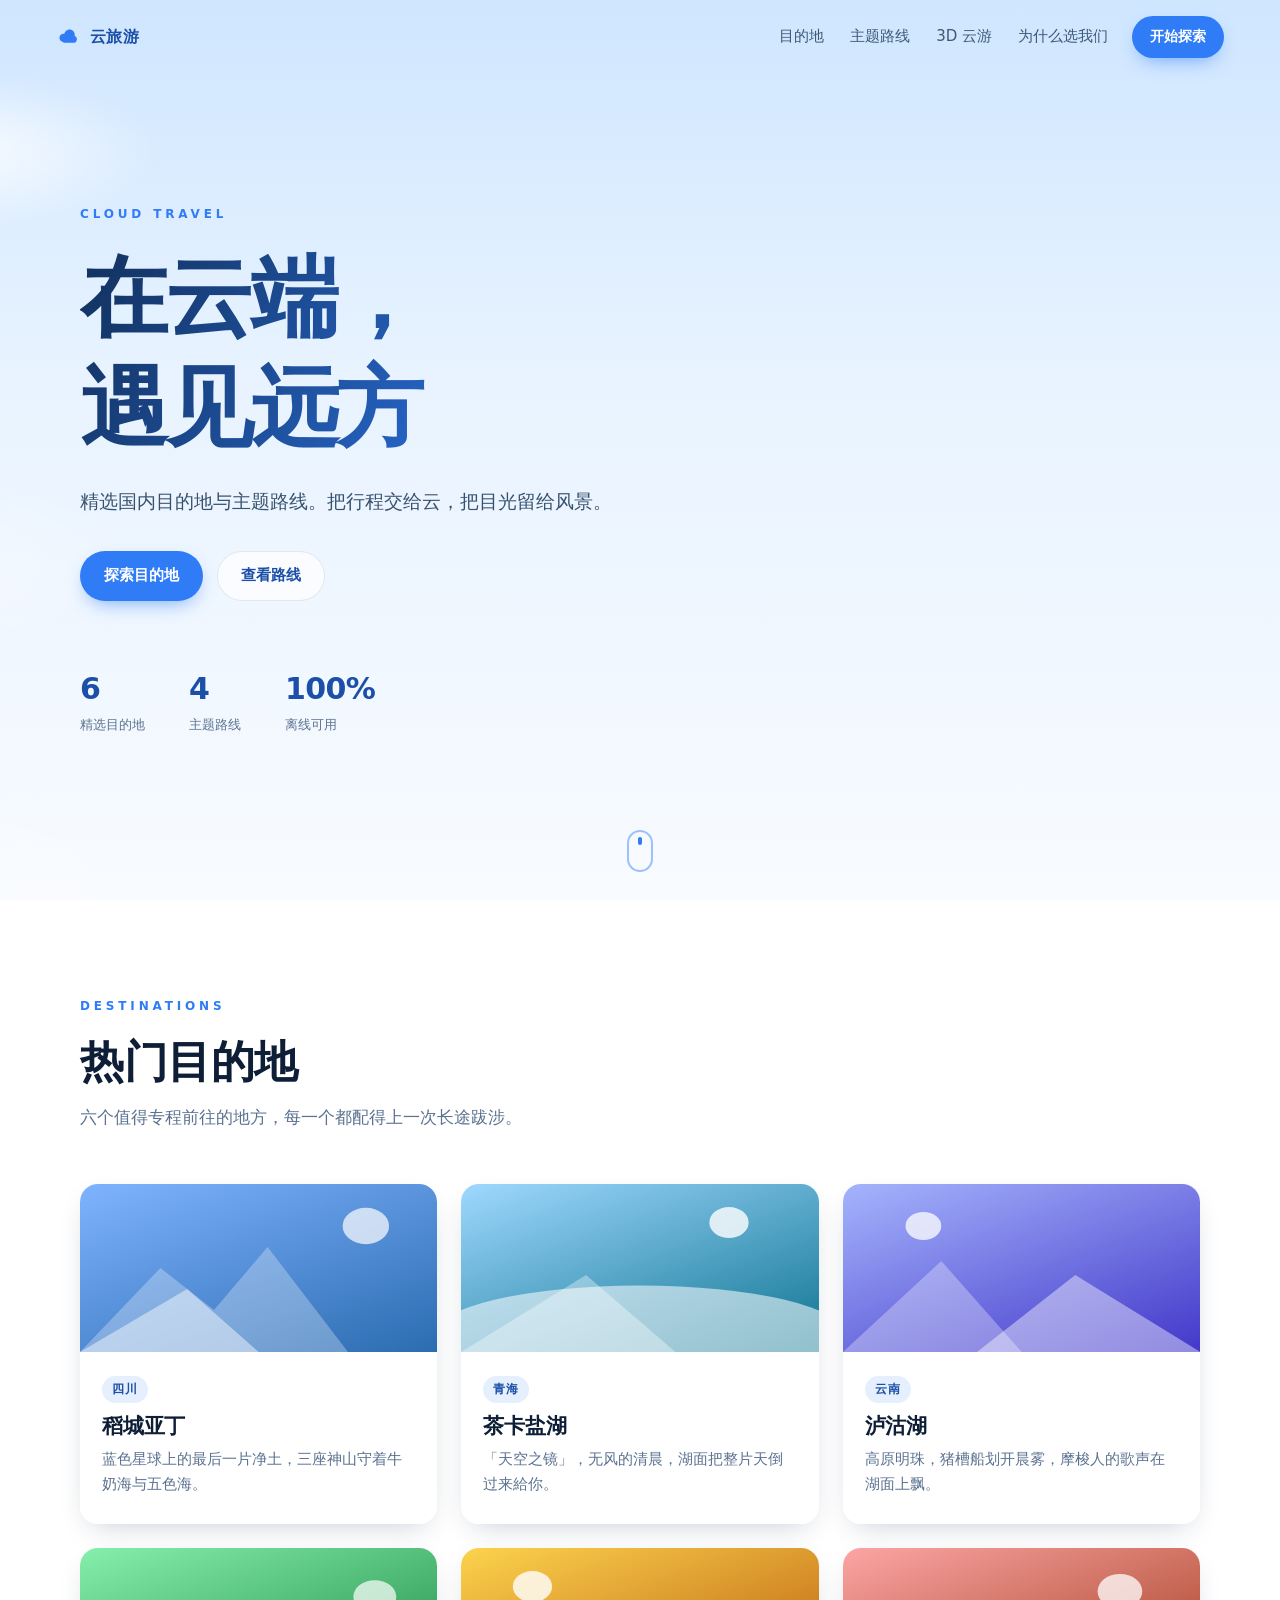
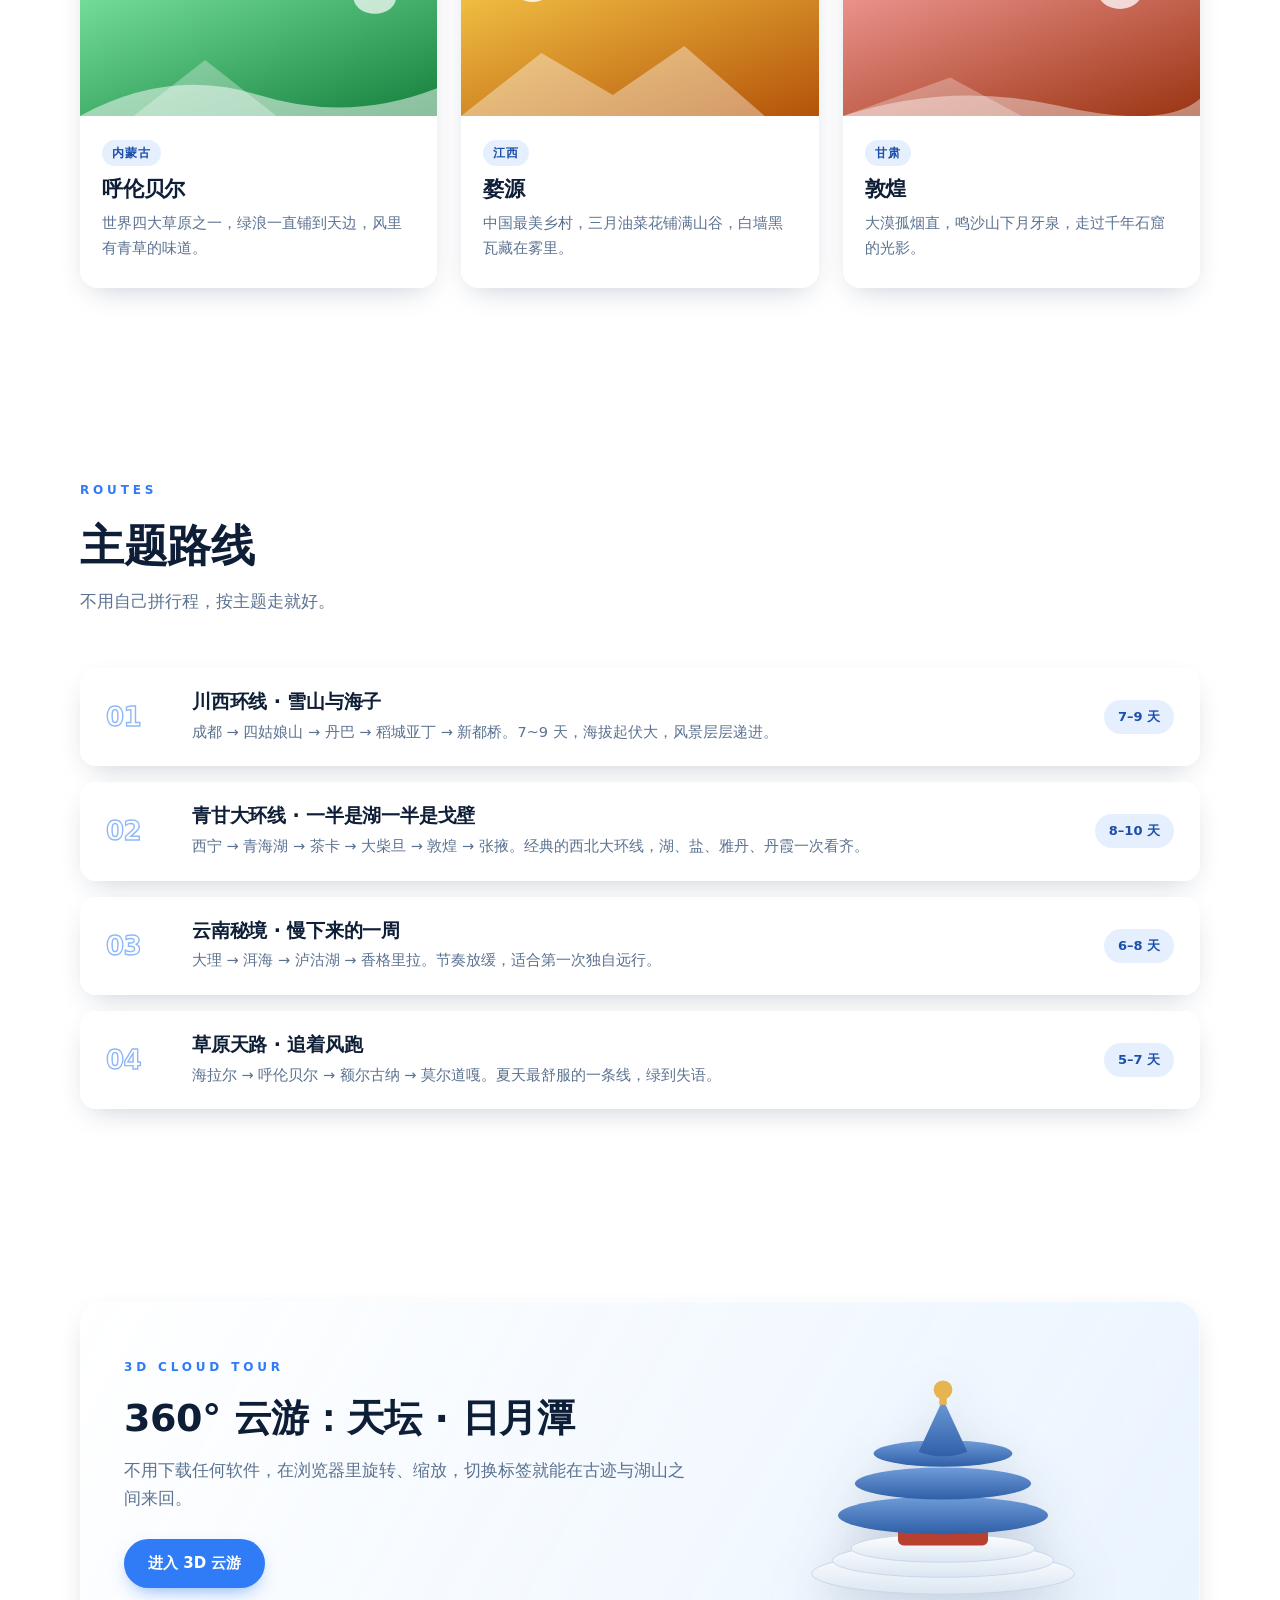
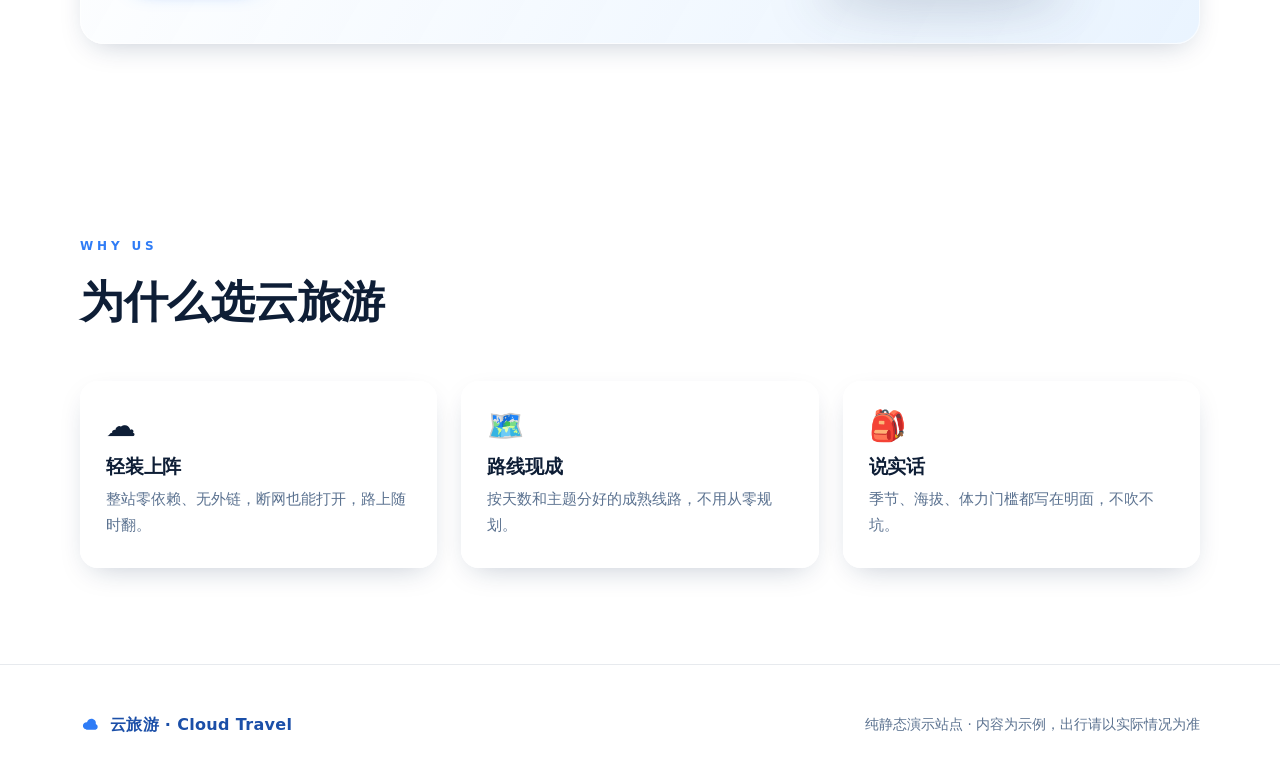
<file: index.html>
<!DOCTYPE html>
<html lang="zh-CN">
<head>
<meta charset="utf-8" />
<meta name="viewport" content="width=device-width, initial-scale=1" />
<title>云旅游 · 在云端遇见远方</title>
<meta name="description" content="云旅游 —— 精选国内目的地与主题路线，在云端遇见远方。" />
<link rel="icon" href="data:image/svg+xml,%3Csvg xmlns='http://www.w3.org/2000/svg' viewBox='0 0 32 32'%3E%3Cpath d='M9 22a5 5 0 1 1 1.2-9.9A6.5 6.5 0 0 1 23 14.5 4.5 4.5 0 0 1 22.5 23H9z' fill='%236cb6ff'/%3E%3C/svg%3E" />
<link rel="stylesheet" href="css/style.css" />
</head>
<body>

<!-- ===== 云层背景 ===== -->
<div class="sky" aria-hidden="true">
  <span class="cloud c1"></span>
  <span class="cloud c2"></span>
  <span class="cloud c3"></span>
  <span class="cloud c4"></span>
  <span class="cloud c5"></span>
</div>

<!-- ===== 导航 ===== -->
<header class="nav" id="nav">
  <a class="brand" href="#top">
    <svg viewBox="0 0 32 32" width="26" height="26" aria-hidden="true">
      <path d="M9 22a5 5 0 1 1 1.2-9.9A6.5 6.5 0 0 1 23 14.5 4.5 4.5 0 0 1 22.5 23H9z" fill="currentColor"/>
    </svg>
    <span>云旅游</span>
  </a>
  <nav class="links">
    <a href="#destinations">目的地</a>
    <a href="#routes">主题路线</a>
    <a href="3d.html">3D 云游</a>
    <a href="#why">为什么选我们</a>
  </nav>
  <a class="btn btn-sm" href="#destinations">开始探索</a>
</header>

<!-- ===== Hero ===== -->
<section class="hero" id="top">
  <div class="hero-inner">
    <p class="eyebrow">CLOUD TRAVEL</p>
    <h1>在云端，<br />遇见远方</h1>
    <p class="lead">精选国内目的地与主题路线。把行程交给云，把目光留给风景。</p>
    <div class="hero-cta">
      <a class="btn" href="#destinations">探索目的地</a>
      <a class="btn btn-ghost" href="#routes">查看路线</a>
    </div>
    <div class="stats">
      <div><strong>6</strong><span>精选目的地</span></div>
      <div><strong>4</strong><span>主题路线</span></div>
      <div><strong>100%</strong><span>离线可用</span></div>
    </div>
  </div>
  <a class="scroll-hint" href="#destinations" aria-label="向下滚动">
    <span></span>
  </a>
</section>

<!-- ===== 目的地 ===== -->
<section class="section" id="destinations">
  <div class="wrap">
    <div class="sec-head reveal">
      <p class="eyebrow">DESTINATIONS</p>
      <h2>热门目的地</h2>
      <p class="sub">六个值得专程前往的地方，每一个都配得上一次长途跋涉。</p>
    </div>

    <div class="grid grid-3">
      <article class="card reveal" style="--a:#7fb3ff;--b:#2b6cb0">
        <div class="thumb"><svg viewBox="0 0 400 240" preserveAspectRatio="none" aria-hidden="true">
          <path d="M0 240 L90 120 L150 180 L210 90 L300 240Z" fill="rgba(255,255,255,.28)"/>
          <path d="M0 240 L120 150 L200 240Z" fill="rgba(255,255,255,.45)"/>
          <circle cx="320" cy="60" r="26" fill="rgba(255,255,255,.7)"/>
        </svg></div>
        <div class="card-body">
          <span class="tag">四川</span>
          <h3>稻城亚丁</h3>
          <p>蓝色星球上的最后一片净土，三座神山守着牛奶海与五色海。</p>
        </div>
      </article>

      <article class="card reveal" style="--a:#9fd8ff;--b:#0e7490">
        <div class="thumb"><svg viewBox="0 0 400 240" preserveAspectRatio="none" aria-hidden="true">
          <ellipse cx="200" cy="215" rx="230" ry="70" fill="rgba(255,255,255,.55)"/>
          <path d="M0 240 L140 130 L240 240Z" fill="rgba(255,255,255,.35)"/>
          <circle cx="300" cy="55" r="22" fill="rgba(255,255,255,.8)"/>
        </svg></div>
        <div class="card-body">
          <span class="tag">青海</span>
          <h3>茶卡盐湖</h3>
          <p>「天空之镜」，无风的清晨，湖面把整片天倒过来給你。</p>
        </div>
      </article>

      <article class="card reveal" style="--a:#a5b4fc;--b:#4338ca">
        <div class="thumb"><svg viewBox="0 0 400 240" preserveAspectRatio="none" aria-hidden="true">
          <path d="M0 240 L110 110 L200 240Z" fill="rgba(255,255,255,.3)"/>
          <path d="M150 240 L260 130 L400 240Z" fill="rgba(255,255,255,.42)"/>
          <circle cx="90" cy="60" r="20" fill="rgba(255,255,255,.75)"/>
        </svg></div>
        <div class="card-body">
          <span class="tag">云南</span>
          <h3>泸沽湖</h3>
          <p>高原明珠，猪槽船划开晨雾，摩梭人的歌声在湖面上飘。</p>
        </div>
      </article>

      <article class="card reveal" style="--a:#86efac;--b:#15803d">
        <div class="thumb"><svg viewBox="0 0 400 240" preserveAspectRatio="none" aria-hidden="true">
          <path d="M0 240 Q100 170 200 210 T400 200 L400 240Z" fill="rgba(255,255,255,.5)"/>
          <path d="M60 240 L140 160 L220 240Z" fill="rgba(255,255,255,.3)"/>
          <circle cx="330" cy="70" r="24" fill="rgba(255,255,255,.7)"/>
        </svg></div>
        <div class="card-body">
          <span class="tag">内蒙古</span>
          <h3>呼伦贝尔</h3>
          <p>世界四大草原之一，绿浪一直铺到天边，风里有青草的味道。</p>
        </div>
      </article>

      <article class="card reveal" style="--a:#fcd34d;--b:#b45309">
        <div class="thumb"><svg viewBox="0 0 400 240" preserveAspectRatio="none" aria-hidden="true">
          <path d="M0 240 L90 150 L170 210 L250 140 L340 240Z" fill="rgba(255,255,255,.38)"/>
          <circle cx="80" cy="55" r="22" fill="rgba(255,255,255,.8)"/>
        </svg></div>
        <div class="card-body">
          <span class="tag">江西</span>
          <h3>婺源</h3>
          <p>中国最美乡村，三月油菜花铺满山谷，白墙黑瓦藏在雾里。</p>
        </div>
      </article>

      <article class="card reveal" style="--a:#fca5a5;--b:#9a3412">
        <div class="thumb"><svg viewBox="0 0 400 240" preserveAspectRatio="none" aria-hidden="true">
          <path d="M0 240 Q120 190 240 225 T400 215 L400 240Z" fill="rgba(255,255,255,.4)"/>
          <path d="M0 240 L120 185 L200 240Z" fill="rgba(255,255,255,.28)"/>
          <circle cx="310" cy="62" r="25" fill="rgba(255,255,255,.75)"/>
        </svg></div>
        <div class="card-body">
          <span class="tag">甘肃</span>
          <h3>敦煌</h3>
          <p>大漠孤烟直，鸣沙山下月牙泉，走过千年石窟的光影。</p>
        </div>
      </article>
    </div>
  </div>
</section>

<!-- ===== 主题路线 ===== -->
<section class="section section-alt" id="routes">
  <div class="wrap">
    <div class="sec-head reveal">
      <p class="eyebrow">ROUTES</p>
      <h2>主题路线</h2>
      <p class="sub">不用自己拼行程，按主题走就好。</p>
    </div>

    <div class="routes">
      <article class="route reveal">
        <div class="route-idx">01</div>
        <div class="route-main">
          <h3>川西环线 · 雪山与海子</h3>
          <p>成都 → 四姑娘山 → 丹巴 → 稻城亚丁 → 新都桥。7~9 天，海拔起伏大，风景层层递进。</p>
        </div>
        <span class="route-meta">7–9 天</span>
      </article>

      <article class="route reveal">
        <div class="route-idx">02</div>
        <div class="route-main">
          <h3>青甘大环线 · 一半是湖一半是戈壁</h3>
          <p>西宁 → 青海湖 → 茶卡 → 大柴旦 → 敦煌 → 张掖。经典的西北大环线，湖、盐、雅丹、丹霞一次看齐。</p>
        </div>
        <span class="route-meta">8–10 天</span>
      </article>

      <article class="route reveal">
        <div class="route-idx">03</div>
        <div class="route-main">
          <h3>云南秘境 · 慢下来的一周</h3>
          <p>大理 → 洱海 → 泸沽湖 → 香格里拉。节奏放缓，适合第一次独自远行。</p>
        </div>
        <span class="route-meta">6–8 天</span>
      </article>

      <article class="route reveal">
        <div class="route-idx">04</div>
        <div class="route-main">
          <h3>草原天路 · 追着风跑</h3>
          <p>海拉尔 → 呼伦贝尔 → 额尔古纳 → 莫尔道嘎。夏天最舒服的一条线，绿到失语。</p>
        </div>
        <span class="route-meta">5–7 天</span>
      </article>
    </div>
  </div>
</section>

<!-- ===== 3D 云游 ===== -->
<section class="section" id="cloud3d">
  <div class="wrap">
    <div class="cta3d reveal">
      <div class="cta3d-text">
        <p class="eyebrow">3D CLOUD TOUR</p>
        <h2>360° 云游：天坛 · 日月潭</h2>
        <p class="sub">不用下载任何软件，在浏览器里旋转、缩放，切换标签就能在古迹与湖山之间来回。</p>
        <a class="btn" href="3d.html">进入 3D 云游</a>
      </div>
      <div class="cta3d-art" aria-hidden="true">
        <svg viewBox="0 0 320 280">
          <defs>
            <linearGradient id="roof" x1="0" y1="0" x2="0" y2="1">
              <stop offset="0" stop-color="#6f9bd8"/><stop offset="1" stop-color="#2f5fa8"/>
            </linearGradient>
            <linearGradient id="baseg" x1="0" y1="0" x2="0" y2="1">
              <stop offset="0" stop-color="#ffffff"/><stop offset="1" stop-color="#dbe6f2"/>
            </linearGradient>
          </defs>
          <ellipse cx="160" cy="248" rx="140" ry="22" fill="url(#baseg)" stroke="#c6d6e8"/>
          <ellipse cx="160" cy="234" rx="118" ry="18" fill="url(#baseg)" stroke="#c6d6e8"/>
          <ellipse cx="160" cy="221" rx="98" ry="15" fill="url(#baseg)" stroke="#c6d6e8"/>
          <rect x="112" y="178" width="96" height="40" rx="6" fill="#b7402f"/>
          <ellipse cx="160" cy="186" rx="112" ry="20" fill="url(#roof)"/>
          <ellipse cx="160" cy="152" rx="94" ry="17" fill="url(#roof)"/>
          <ellipse cx="160" cy="120" rx="74" ry="14" fill="url(#roof)"/>
          <path d="M160 62 L186 118 Q160 128 134 118 Z" fill="url(#roof)"/>
          <circle cx="160" cy="52" r="10" fill="#e6b552"/>
          <rect x="156" y="56" width="8" height="12" fill="#e6b552"/>
        </svg>
      </div>
    </div>
  </div>
</section>

<!-- ===== 为什么 ===== -->
<section class="section" id="why">
  <div class="wrap">
    <div class="sec-head reveal">
      <p class="eyebrow">WHY US</p>
      <h2>为什么选云旅游</h2>
    </div>
    <div class="grid grid-3 features">
      <div class="feature reveal">
        <div class="ico">☁️</div>
        <h3>轻装上阵</h3>
        <p>整站零依赖、无外链，断网也能打开，路上随时翻。</p>
      </div>
      <div class="feature reveal">
        <div class="ico">🗺️</div>
        <h3>路线现成</h3>
        <p>按天数和主题分好的成熟线路，不用从零规划。</p>
      </div>
      <div class="feature reveal">
        <div class="ico">🎒</div>
        <h3>说实话</h3>
        <p>季节、海拔、体力门槛都写在明面，不吹不坑。</p>
      </div>
    </div>
  </div>
</section>

<footer class="footer">
  <div class="wrap footer-inner">
    <div class="brand">
      <svg viewBox="0 0 32 32" width="22" height="22" aria-hidden="true">
        <path d="M9 22a5 5 0 1 1 1.2-9.9A6.5 6.5 0 0 1 23 14.5 4.5 4.5 0 0 1 22.5 23H9z" fill="currentColor"/>
      </svg>
      <span>云旅游 · Cloud Travel</span>
    </div>
    <p class="muted">纯静态演示站点 · 内容为示例，出行请以实际情况为准</p>
  </div>
</footer>

<script src="js/main.js"></script>
</body>
</html>
</file>
<file: css/style.css>
/* ===== 云旅游 · Cloud Travel ===== */

:root {
  --ink: #0e1e36;
  --ink-2: #24405f;
  --muted: #5b7290;
  --blue: #2f7cf6;
  --blue-deep: #1b4fa8;
  --line: rgba(20, 50, 90, .10);
  --card: rgba(255, 255, 255, .78);
  --shadow: 0 10px 30px -12px rgba(15, 40, 80, .28);
  --radius: 18px;
  --wrap: 1120px;
}

* { box-sizing: border-box; }

html { scroll-behavior: smooth; }

body {
  margin: 0;
  color: var(--ink);
  font: 16px/1.7 -apple-system, "Segoe UI", "Microsoft YaHei", "PingFang SC", system-ui, sans-serif;
  background: linear-gradient(180deg, #cfe6ff 0%, #e8f3ff 42%, #f8fbff 100%);
  background-attachment: fixed;
  min-height: 100%;
  overflow-x: hidden;
  -webkit-font-smoothing: antialiased;
}

a { color: inherit; text-decoration: none; }
h1, h2, h3 { line-height: 1.25; margin: 0; letter-spacing: -.01em; }
p { margin: 0; }

.wrap { width: min(100% - 48px, var(--wrap)); margin-inline: auto; }

/* ===== 云层 ===== */
.sky { position: fixed; inset: 0; z-index: 0; pointer-events: none; overflow: hidden; }

.cloud {
  position: absolute;
  display: block;
  border-radius: 50%;
  background: radial-gradient(closest-side, rgba(255,255,255,.95), rgba(255,255,255,0));
  filter: blur(6px);
  opacity: .85;
  animation: drift linear infinite;
}
.c1 { width: 420px; height: 160px; top: 8%;  left: -20%; animation-duration: 88s; }
.c2 { width: 300px; height: 120px; top: 26%; left: -25%; animation-duration: 120s; animation-delay: -30s; opacity: .6; }
.c3 { width: 540px; height: 200px; top: 52%; left: -30%; animation-duration: 150s; animation-delay: -70s; opacity: .5; }
.c4 { width: 240px; height: 100px; top: 70%; left: -20%; animation-duration: 100s; animation-delay: -15s; opacity: .45; }
.c5 { width: 660px; height: 240px; top: 86%; left: -35%; animation-duration: 175s; animation-delay: -110s; opacity: .35; }

@keyframes drift {
  from { transform: translateX(0); }
  to   { transform: translateX(190vw); }
}

/* ===== 导航 ===== */
.nav {
  position: fixed; top: 0; left: 0; right: 0; z-index: 50;
  display: flex; align-items: center; gap: 24px;
  padding: 16px clamp(20px, 5vw, 56px);
  transition: background .3s, box-shadow .3s, backdrop-filter .3s;
}
.nav.scrolled {
  background: rgba(255,255,255,.82);
  backdrop-filter: blur(12px);
  box-shadow: 0 1px 0 var(--line), 0 8px 24px -18px rgba(15,40,80,.35);
}
.brand {
  display: inline-flex; align-items: center; gap: 8px;
  font-weight: 700; letter-spacing: .02em; color: var(--blue-deep);
}
.brand svg { color: var(--blue); }
.links { display: flex; gap: 26px; margin-left: auto; }
.links a { color: var(--ink-2); font-size: 15px; opacity: .85; transition: opacity .2s, color .2s; }
.links a:hover { opacity: 1; color: var(--blue); }

.btn {
  display: inline-flex; align-items: center; justify-content: center;
  padding: 12px 24px; border-radius: 999px;
  background: var(--blue); color: #fff; font-weight: 600; font-size: 15px;
  box-shadow: 0 8px 20px -8px rgba(47,124,246,.7);
  transition: transform .18s, box-shadow .18s, background .18s;
}
.btn:hover { transform: translateY(-2px); box-shadow: 0 14px 26px -10px rgba(47,124,246,.75); }
.btn-sm { padding: 9px 18px; font-size: 14px; }
.btn-ghost {
  background: rgba(255,255,255,.7); color: var(--blue-deep);
  box-shadow: inset 0 0 0 1px var(--line);
}
.btn-ghost:hover { background: #fff; }

/* ===== Hero ===== */
.hero {
  position: relative; z-index: 1;
  min-height: 100svh;
  display: flex; align-items: center;
  padding: 120px 0 80px;
}
.hero-inner { width: min(100% - 48px, var(--wrap)); margin-inline: auto; }
.eyebrow {
  font-size: 12px; letter-spacing: .32em; font-weight: 700;
  color: var(--blue); margin-bottom: 18px;
}
.hero h1 {
  font-size: clamp(40px, 7.4vw, 88px);
  font-weight: 800; letter-spacing: -.03em;
  background: linear-gradient(120deg, #12305c, #2f7cf6 55%, #6db2ff);
  -webkit-background-clip: text; background-clip: text; color: transparent;
}
.lead {
  margin-top: 22px; max-width: 46ch;
  font-size: clamp(16px, 2vw, 19px); color: var(--ink-2); opacity: .9;
}
.hero-cta { display: flex; gap: 14px; flex-wrap: wrap; margin-top: 34px; }

.stats { display: flex; gap: 44px; margin-top: 62px; flex-wrap: wrap; }
.stats div { display: flex; flex-direction: column; }
.stats strong { font-size: 30px; font-weight: 800; color: var(--blue-deep); letter-spacing: -.02em; }
.stats span { font-size: 13px; color: var(--muted); }

.scroll-hint {
  position: absolute; bottom: 28px; left: 50%; transform: translateX(-50%);
  width: 26px; height: 42px; border-radius: 14px;
  box-shadow: inset 0 0 0 2px rgba(47,124,246,.45);
  display: grid; place-items: start center; padding-top: 7px;
}
.scroll-hint span {
  width: 4px; height: 8px; border-radius: 2px; background: var(--blue);
  animation: wheel 1.6s ease-in-out infinite;
}
@keyframes wheel { 0%,100% { transform: translateY(0); opacity: 1; } 50% { transform: translateY(12px); opacity: .35; } }

/* ===== 区块 ===== */
.section { position: relative; z-index: 1; padding: 96px 0; }
.section-alt { background: rgba(255,255,255,.5); }

.sec-head { max-width: 620px; margin-bottom: 52px; }
.sec-head h2 { font-size: clamp(28px, 4vw, 44px); font-weight: 800; }
.sec-head .sub { margin-top: 14px; color: var(--muted); font-size: 17px; }

/* ===== 卡片 ===== */
.grid { display: grid; gap: 24px; }
.grid-3 { grid-template-columns: repeat(3, 1fr); }

.card {
  position: relative;
  background: var(--card);
  border-radius: var(--radius);
  overflow: hidden;
  box-shadow: var(--shadow);
  box-shadow: var(--shadow), inset 0 0 0 1px rgba(255,255,255,.6);
  transition: transform .26s cubic-bezier(.2,.7,.3,1), box-shadow .26s;
  backdrop-filter: blur(6px);
}
.card:hover { transform: translateY(-6px); box-shadow: 0 26px 44px -20px rgba(15,40,80,.42); }

.thumb {
  height: 168px;
  background: linear-gradient(160deg, var(--a), var(--b));
  position: relative;
}
.thumb svg { position: absolute; inset: 0; width: 100%; height: 100%; }

.card-body { padding: 22px 22px 26px; }
.tag {
  display: inline-block; font-size: 12px; font-weight: 700; letter-spacing: .08em;
  color: var(--blue-deep); background: rgba(47,124,246,.12);
  padding: 3px 10px; border-radius: 999px; margin-bottom: 10px;
}
.card h3 { font-size: 21px; font-weight: 700; }
.card p { margin-top: 8px; color: var(--muted); font-size: 15px; }

/* ===== 路线 ===== */
.routes { display: grid; gap: 16px; }
.route {
  display: grid; grid-template-columns: 64px 1fr auto; align-items: center; gap: 22px;
  background: var(--card);
  border-radius: 16px; padding: 22px 26px;
  box-shadow: var(--shadow), inset 0 0 0 1px rgba(255,255,255,.6);
  transition: transform .22s, box-shadow .22s;
}
.route:hover { transform: translateX(6px); }
.route-idx {
  font-size: 26px; font-weight: 800; letter-spacing: -.02em;
  color: transparent; -webkit-text-stroke: 1.4px rgba(47,124,246,.55);
}
.route-main h3 { font-size: 19px; font-weight: 700; }
.route-main p { margin-top: 6px; color: var(--muted); font-size: 14.5px; }
.route-meta {
  font-size: 13px; font-weight: 700; color: var(--blue-deep);
  background: rgba(47,124,246,.12); border-radius: 999px; padding: 6px 14px;
  white-space: nowrap;
}

/* ===== 特性 ===== */
.features .feature {
  background: var(--card); border-radius: var(--radius); padding: 30px 26px;
  box-shadow: var(--shadow), inset 0 0 0 1px rgba(255,255,255,.6);
}
.feature .ico { font-size: 30px; line-height: 1; }
.feature h3 { margin-top: 14px; font-size: 19px; font-weight: 700; }
.feature p { margin-top: 8px; color: var(--muted); font-size: 15px; }

/* ===== 3D 云游 入口 ===== */
.cta3d {
  display: grid; grid-template-columns: 1.15fr .85fr; gap: 30px; align-items: center;
  background: linear-gradient(120deg, rgba(255,255,255,.92), rgba(230,242,255,.86));
  border-radius: 24px; padding: 40px 44px;
  box-shadow: var(--shadow), inset 0 0 0 1px rgba(255,255,255,.7);
}
.cta3d h2 { font-size: clamp(24px, 3.4vw, 38px); font-weight: 800; }
.cta3d .sub { margin-top: 14px; color: var(--muted); font-size: 16.5px; }
.cta3d .btn { margin-top: 26px; }
.cta3d-art { display: flex; justify-content: center; }
.cta3d-art svg {
  width: min(100%, 300px); height: auto;
  filter: drop-shadow(0 18px 26px rgba(15,40,80,.18));
}
@media (max-width: 760px) {
  .cta3d { grid-template-columns: 1fr; padding: 30px 24px; }
  .cta3d-art { order: -1; }
  .cta3d-art svg { width: min(70%, 220px); }
}

/* ===== 页脚 ===== */
.footer {
  position: relative; z-index: 1;
  padding: 46px 0;
  border-top: 1px solid var(--line);
  background: rgba(255,255,255,.55);
}
.footer-inner { display: flex; align-items: center; justify-content: space-between; gap: 16px; flex-wrap: wrap; }
.footer .brand { color: var(--blue-deep); }
.muted { color: var(--muted); font-size: 13.5px; }

/* ===== 滚动渐入 ===== */
.reveal { opacity: 0; transform: translateY(22px); transition: opacity .7s ease, transform .7s cubic-bezier(.2,.7,.3,1); }
.reveal.in { opacity: 1; transform: none; }

/* ===== 响应式 ===== */
@media (max-width: 960px) {
  .grid-3 { grid-template-columns: repeat(2, 1fr); }
}
@media (max-width: 640px) {
  .links { display: none; }
  .grid-3 { grid-template-columns: 1fr; }
  .section { padding: 72px 0; }
  .stats { gap: 28px; margin-top: 44px; }
  .route { grid-template-columns: 44px 1fr; grid-template-areas: "idx main" ". meta"; row-gap: 10px; }
  .route-idx { grid-area: idx; font-size: 22px; }
  .route-main { grid-area: main; }
  .route-meta { grid-area: meta; justify-self: start; }
}

@media (prefers-reduced-motion: reduce) {
  html { scroll-behavior: auto; }
  .cloud, .scroll-hint span { animation: none; }
  .reveal { opacity: 1; transform: none; transition: none; }
}
</file>
